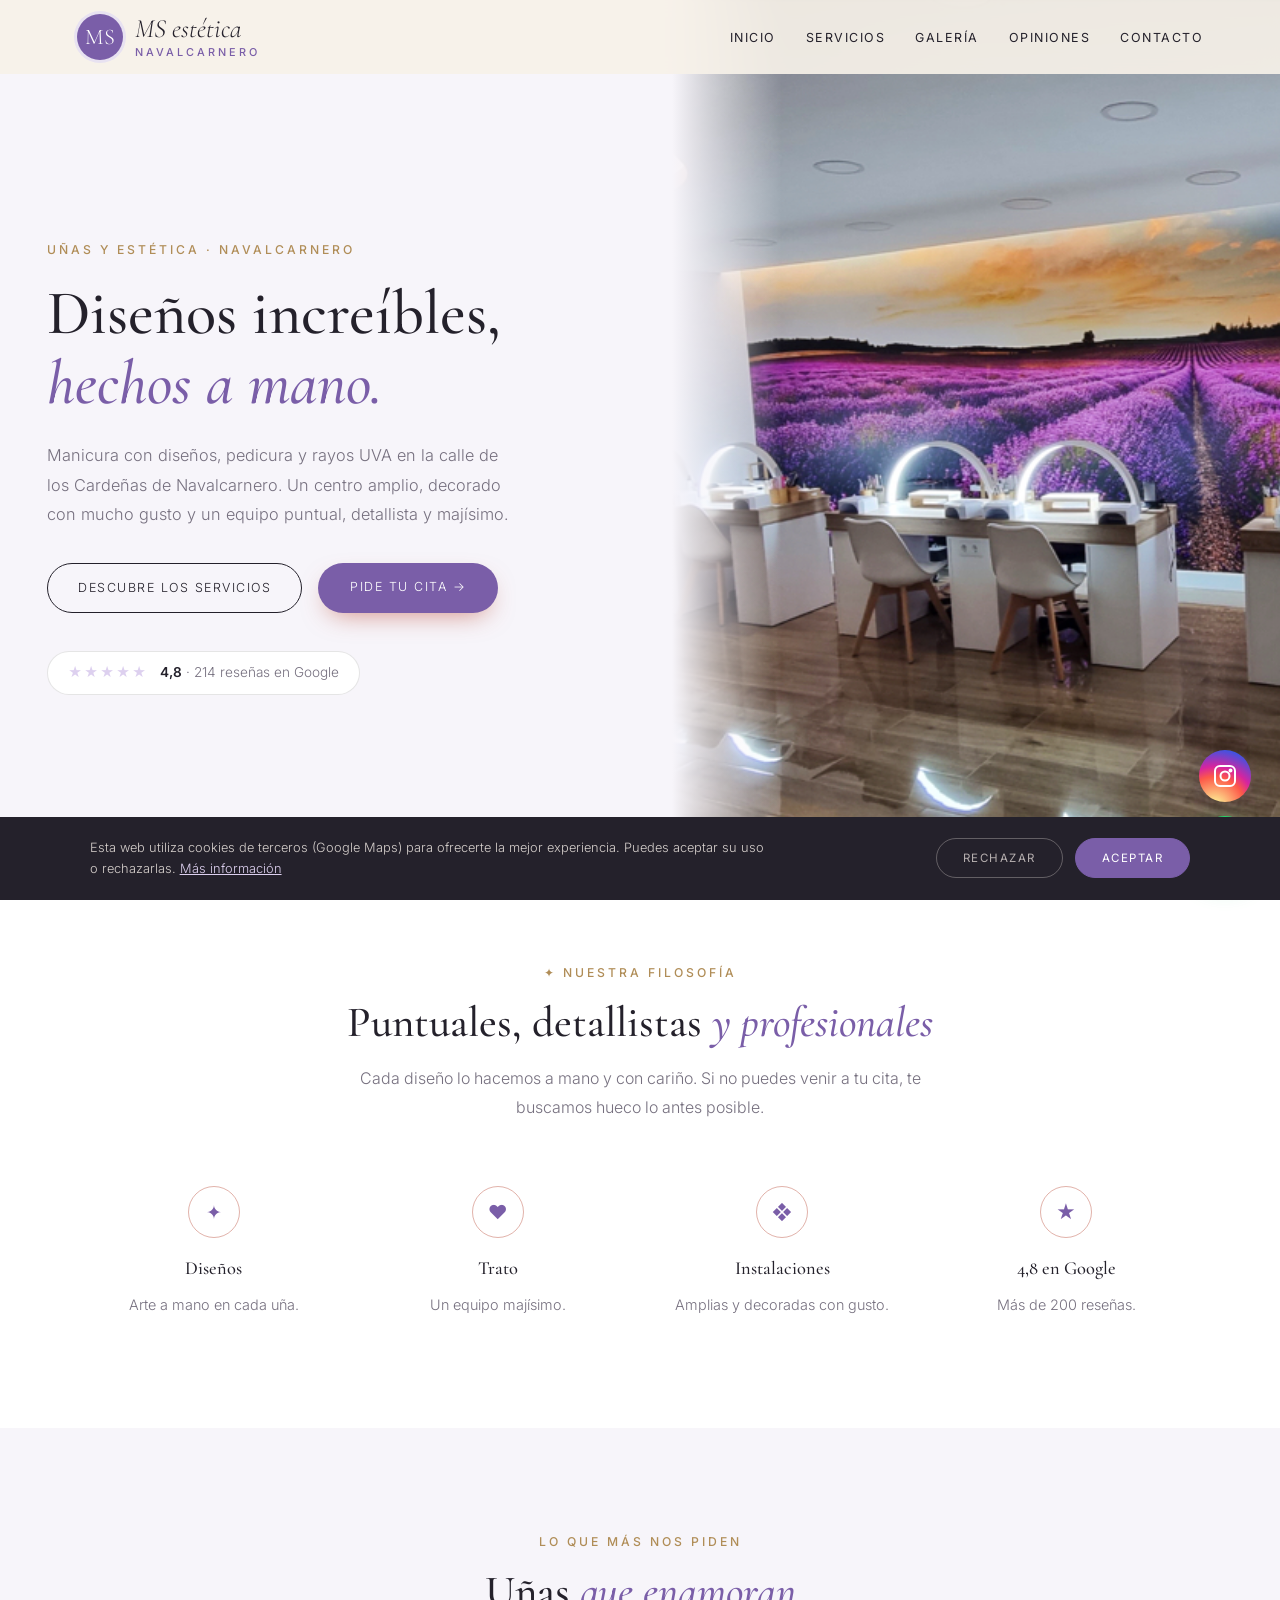
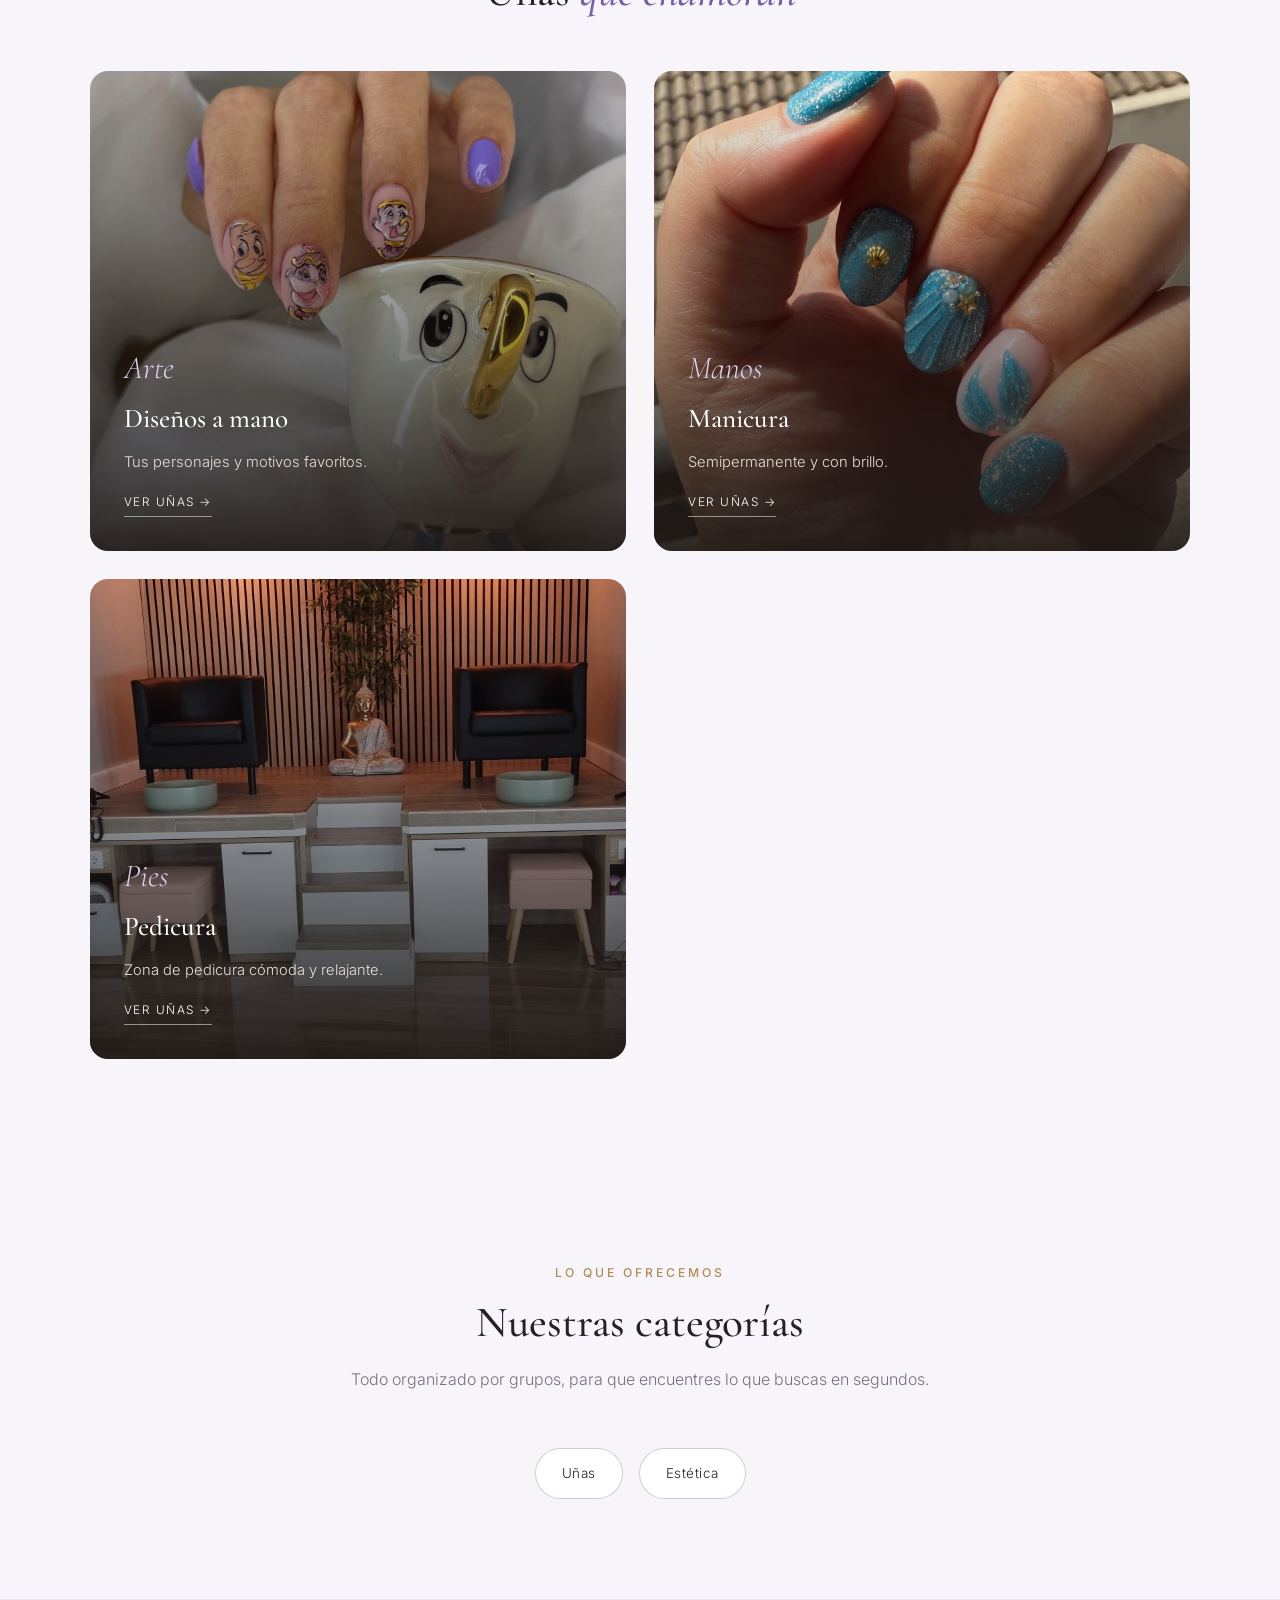
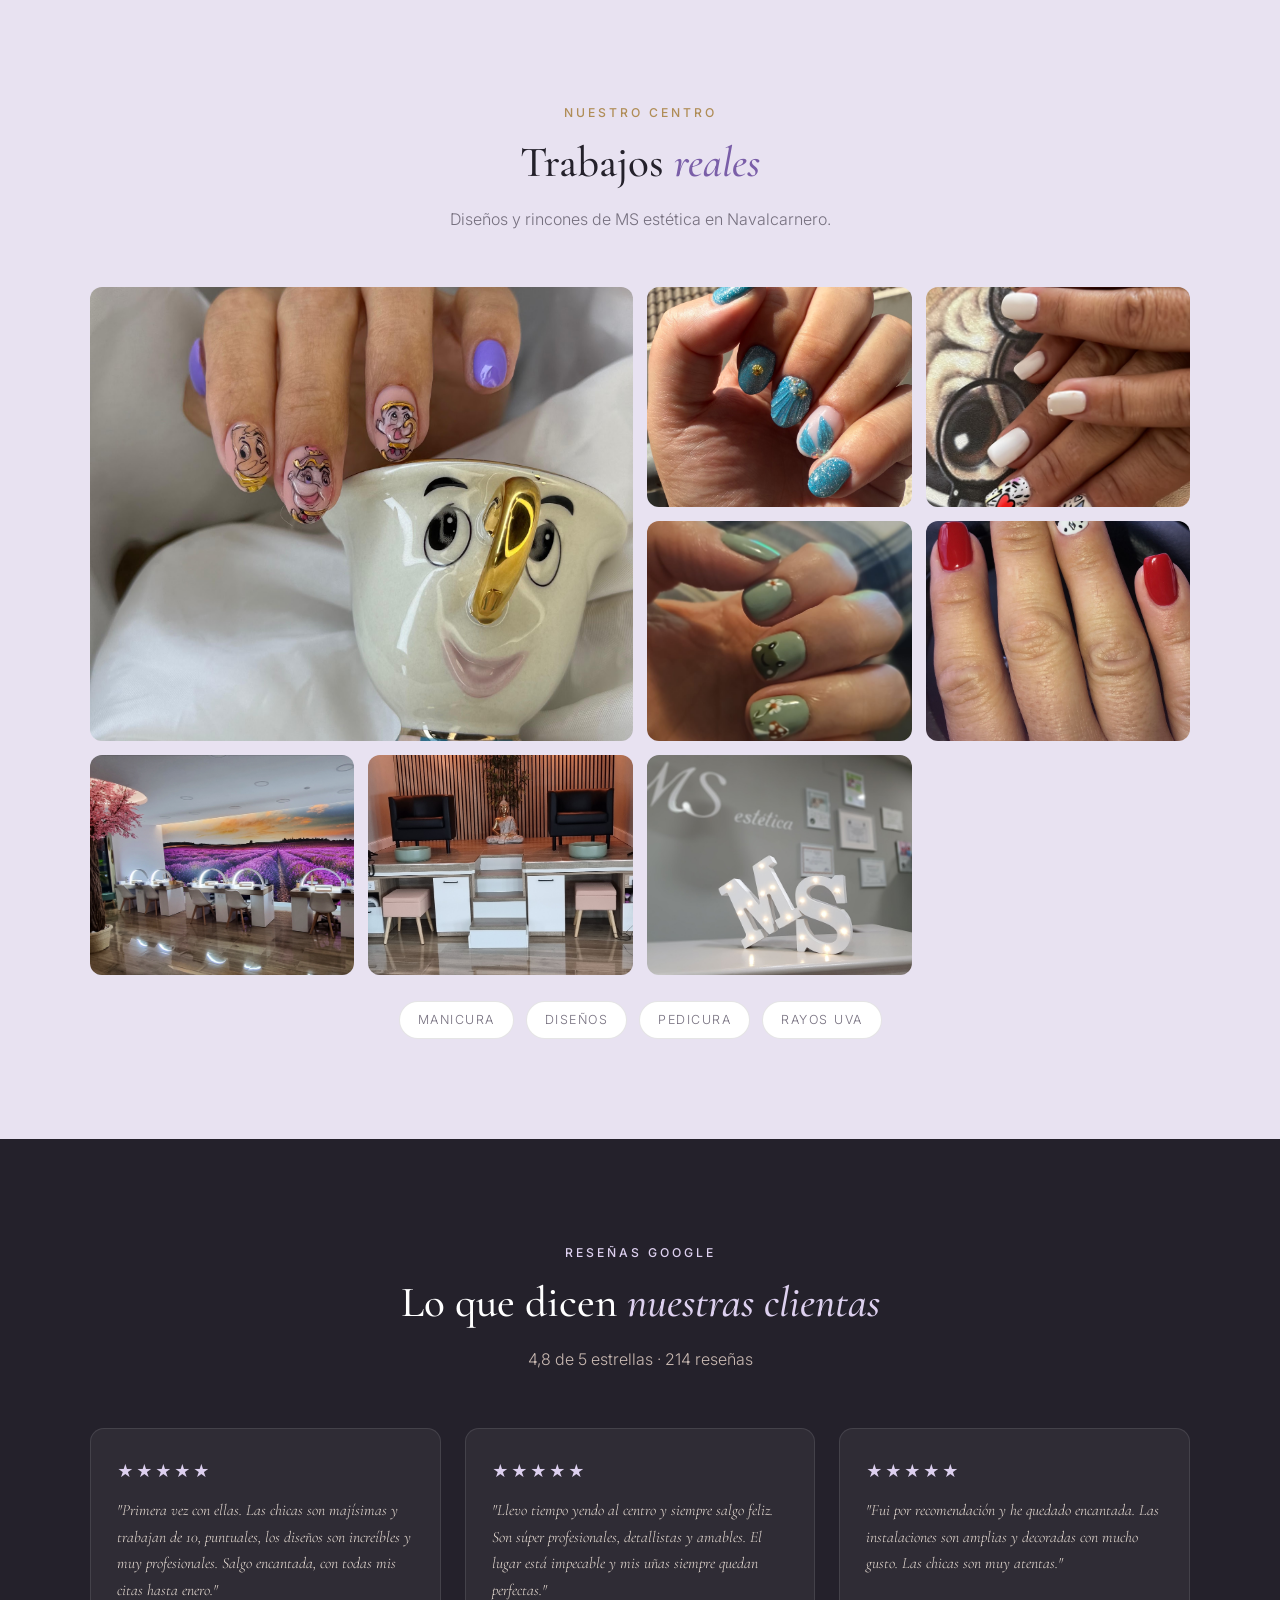
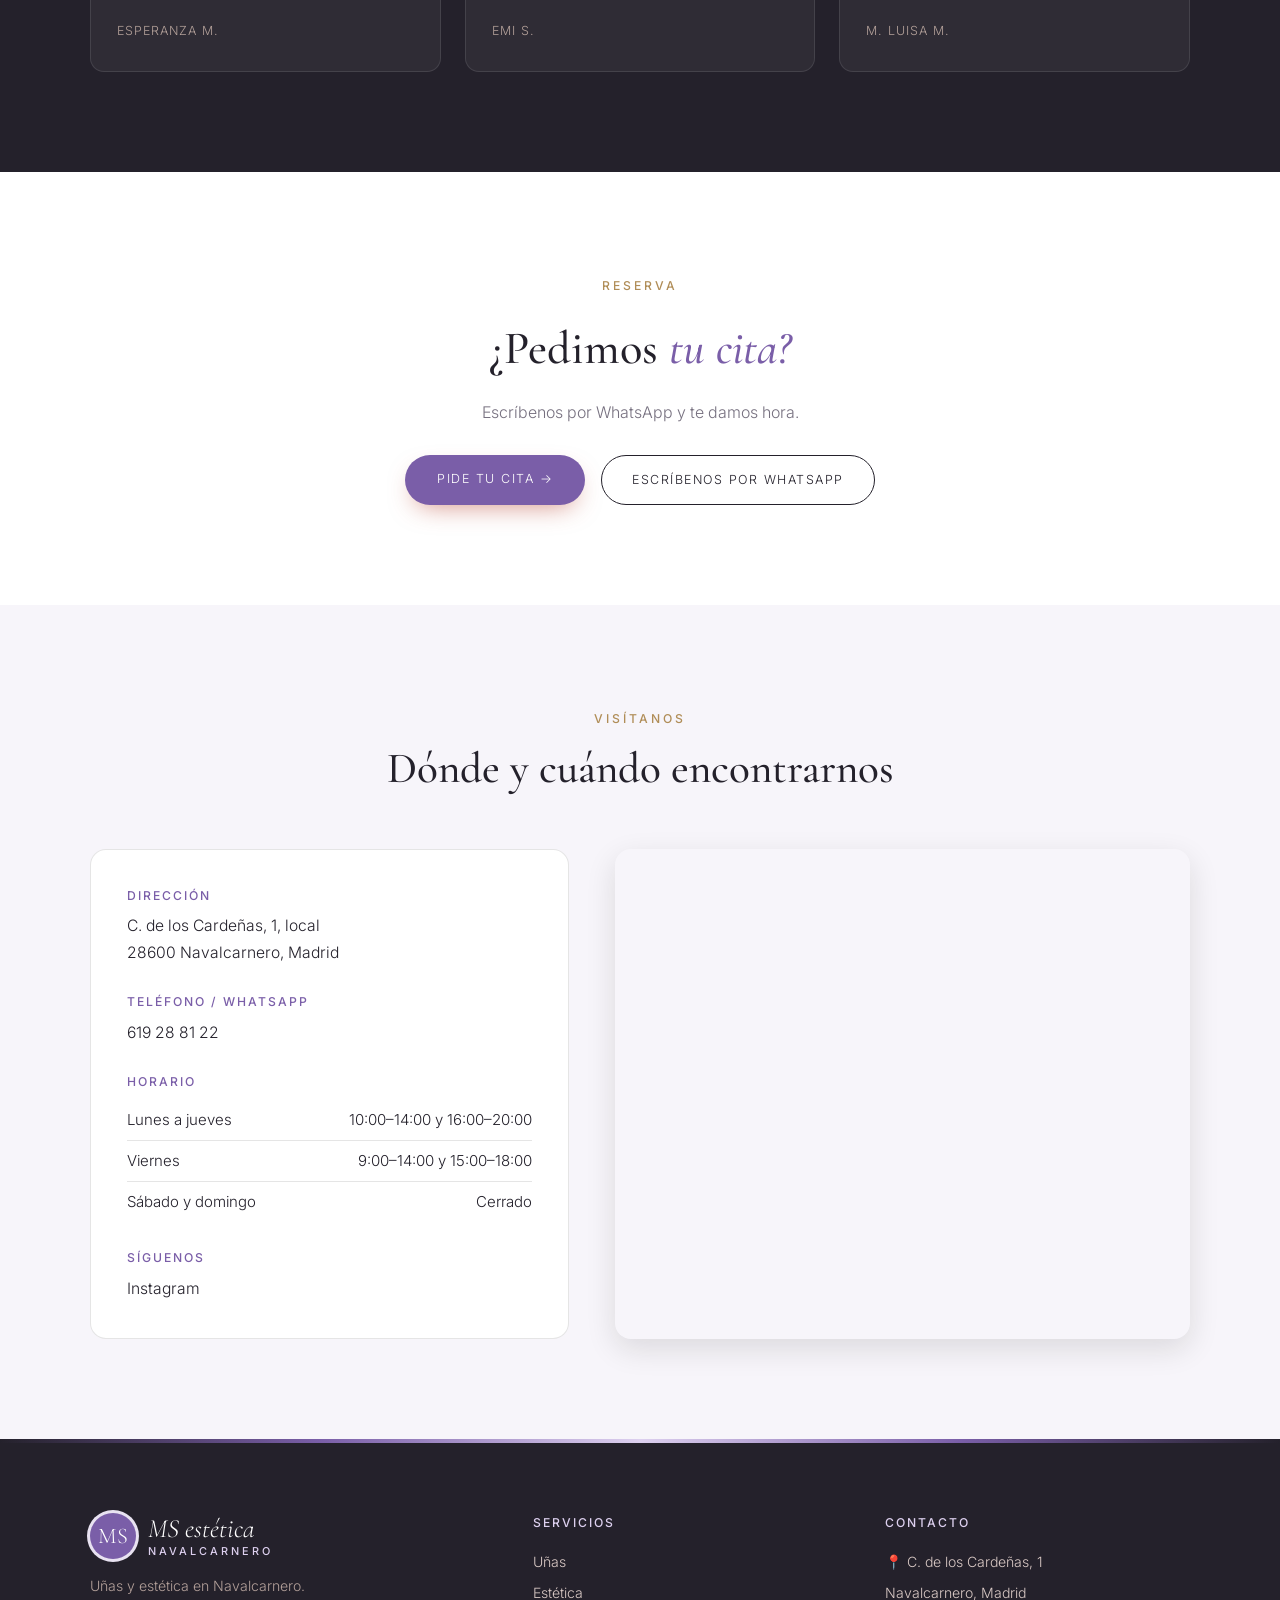
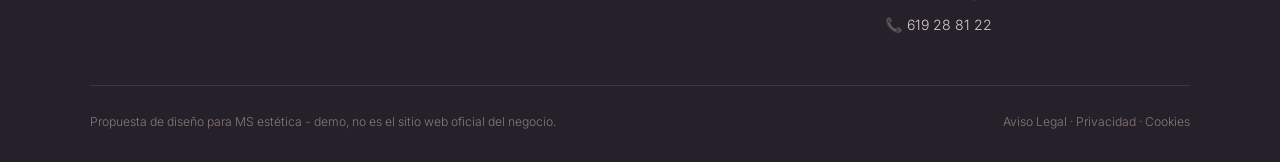
<file: index.html>
<!DOCTYPE html>
<html lang="es">
<head>
<meta charset="UTF-8">
<meta name="viewport" content="width=device-width, initial-scale=1.0">
<title>MS estética — Uñas y estética en Navalcarnero</title>
<meta name="description" content="MS estética, en C. de los Cardeñas 1, Navalcarnero. Manicura con diseños a mano, pedicura y rayos UVA en un centro amplio y precioso. 4,8★ con 214 reseñas en Google.">
<meta name="theme-color" content="#24212b">
<meta property="og:title" content="MS estética · Navalcarnero">
<meta property="og:image" content="maps_01.jpg">

<link rel="preconnect" href="https://fonts.googleapis.com"><link rel="preconnect" href="https://fonts.gstatic.com" crossorigin><link href="https://fonts.googleapis.com/css2?family=Cormorant+Garamond:ital,wght@0,500;0,600;1,500&family=Inter:wght@300;400;500;600&display=swap" rel="stylesheet">
<link rel="stylesheet" href="styles.css">
</head>
<body>

<header id="header">
  <a href="index.html" class="logo" aria-label="MS estética, inicio"><span class="logo-mark">MS</span><span class="logo-text"><span class="script">MS estética</span><small>Navalcarnero</small></span></a>
  <nav id="nav" aria-label="Navegación principal"><ul><li><a href="index.html#inicio">Inicio</a></li><li><a href="servicios.html">Servicios</a></li><li><a href="index.html#galeria">Galería</a></li><li><a href="index.html#opiniones">Opiniones</a></li><li><a href="index.html#contacto">Contacto</a></li></ul></nav><button class="nav-toggle" id="navToggle" aria-label="Abrir menú">☰</button>
</header>

<section class="hero" id="inicio">
  <div class="hero-text">
    <span class="eyebrow">Uñas y estética · Navalcarnero</span>
    <h1>Diseños increíbles, <em>hechos a mano.</em></h1>
    <p>Manicura con diseños, pedicura y rayos UVA en la calle de los Cardeñas de Navalcarnero. Un centro amplio, decorado con mucho gusto y un equipo puntual, detallista y majísimo.</p>
    <div class="hero-ctas">
      <a href="servicios.html" class="btn-outline">Descubre los servicios</a>
      <a href="https://wa.me/34619288122?text=Hola%2C%20he%20visto%20vuestra%20web%20y%20me%20gustar%C3%ADa%20pedir%20cita%20en%20MS%20est%C3%A9tica" class="btn-solid" target="_blank" rel="noopener">Pide tu cita →</a>
    </div>
    <a class="hero-rating" href="https://www.google.com/maps/search/?api=1&query=MS+est%C3%A9tica,+Calle+de+los+Carde%C3%B1as+1,+Navalcarnero" target="_blank" rel="noopener"><span class="stars">★★★★★</span><span><strong>4,8</strong> · 214 reseñas en Google</span></a>
  </div>
  <div class="hero-img"><img src="maps_01.jpg" alt="Mesas de manicura de MS estética en Navalcarnero" style="object-position:center 50%;"></div>
</section>

<section class="trust">
  <div class="section-head">
    <span class="eyebrow">✦ Nuestra filosofía</span>
    <h2>Puntuales, detallistas <em>y profesionales</em></h2>
    <p>Cada diseño lo hacemos a mano y con cariño. Si no puedes venir a tu cita, te buscamos hueco lo antes posible.</p>
  </div>
  <div class="trust-grid">
    <div class="trust-card"><span class="trust-ic">✦</span><h3>Diseños</h3><p>Arte a mano en cada uña.</p></div>
    <div class="trust-card"><span class="trust-ic">♥</span><h3>Trato</h3><p>Un equipo majísimo.</p></div>
    <div class="trust-card"><span class="trust-ic">❖</span><h3>Instalaciones</h3><p>Amplias y decoradas con gusto.</p></div>
    <div class="trust-card"><span class="trust-ic">★</span><h3>4,8 en Google</h3><p>Más de 200 reseñas.</p></div>
  </div>
</section>

<section class="worlds">
  <div class="section-head">
    <span class="eyebrow">Lo que más nos piden</span>
    <h2>Uñas <em>que enamoran</em></h2>
  </div>
  <div class="worlds-grid">
    <a href="servicios.html#unas" class="world-card"><img src="maps_05.jpg" alt="Diseños a mano"><div class="world-text"><span class="script">Arte</span><h3>Diseños a mano</h3><p>Tus personajes y motivos favoritos.</p><span class="world-link">Ver uñas →</span></div></a>
    <a href="servicios.html#unas" class="world-card"><img src="maps_06.jpg" alt="Manicura"><div class="world-text"><span class="script">Manos</span><h3>Manicura</h3><p>Semipermanente y con brillo.</p><span class="world-link">Ver uñas →</span></div></a>
    <a href="servicios.html#unas" class="world-card"><img src="maps_09.jpg" alt="Pedicura"><div class="world-text"><span class="script">Pies</span><h3>Pedicura</h3><p>Zona de pedicura cómoda y relajante.</p><span class="world-link">Ver uñas →</span></div></a>
  </div>
</section>

<section>
  <div class="section-head">
    <span class="eyebrow">Lo que ofrecemos</span>
    <h2>Nuestras categorías</h2>
    <p>Todo organizado por grupos, para que encuentres lo que buscas en segundos.</p>
  </div>
  <div class="cat-pills">
    <a href="servicios.html#unas" class="cat-pill">Uñas</a>
    <a href="servicios.html#estetica" class="cat-pill">Estética</a>
  </div>
</section>

<section class="gallery-wrap" id="galeria">
  <div class="section-head">
    <span class="eyebrow">Nuestro centro</span>
    <h2>Trabajos <em>reales</em></h2>
    <p>Diseños y rincones de MS estética en Navalcarnero.</p>
  </div>
  <div class="gallery">
    <figure class="big"><img src="maps_05.jpg" alt="Diseño de La Bella y la Bestia" loading="lazy"></figure>
    <figure><img src="maps_06.jpg" alt="Manicura azul con conchas" loading="lazy"></figure>
    <figure><img src="maps_07.jpg" alt="Diseño con corazones y estrellas" loading="lazy"></figure>
    <figure><img src="maps_04.jpg" alt="Manicura verde con flores" loading="lazy"></figure>
    <figure><img src="maps_03.jpg" alt="Rojo con diseño de vaca" loading="lazy"></figure>
    <figure><img src="maps_01.jpg" alt="Mesas de manicura" loading="lazy"></figure>
    <figure><img src="maps_09.jpg" alt="Zona de pedicura" loading="lazy"></figure>
    <figure><img src="maps_08.jpg" alt="Nuestro centro" loading="lazy"></figure>
  </div>
  <div class="brands"><span>Manicura</span><span>Diseños</span><span>Pedicura</span><span>Rayos UVA</span></div>
</section>

<section class="reviews-wrap" id="opiniones">
  <div class="section-head">
    <span class="eyebrow">Reseñas Google</span>
    <h2>Lo que dicen <em>nuestras clientas</em></h2>
    <p>4,8 de 5 estrellas · 214 reseñas</p>
  </div>
  <div class="review-grid">
    <div class="review-card"><div class="stars">★★★★★</div><p>"Primera vez con ellas. Las chicas son majísimas y trabajan de 10, puntuales, los diseños son increíbles y muy profesionales. Salgo encantada, con todas mis citas hasta enero."</p><cite>Esperanza M.</cite></div>
    <div class="review-card"><div class="stars">★★★★★</div><p>"Llevo tiempo yendo al centro y siempre salgo feliz. Son súper profesionales, detallistas y amables. El lugar está impecable y mis uñas siempre quedan perfectas."</p><cite>Emi S.</cite></div>
    <div class="review-card"><div class="stars">★★★★★</div><p>"Fui por recomendación y he quedado encantada. Las instalaciones son amplias y decoradas con mucho gusto. Las chicas son muy atentas."</p><cite>M. Luisa M.</cite></div>
  </div>
</section>

<section class="cta-section">
  <span class="eyebrow">Reserva</span>
  <h2>¿Pedimos <em>tu cita?</em></h2>
  <p>Escríbenos por WhatsApp y te damos hora.</p>
  <div class="cta-row">
    <a href="https://wa.me/34619288122?text=Hola%2C%20he%20visto%20vuestra%20web%20y%20me%20gustar%C3%ADa%20pedir%20cita%20en%20MS%20est%C3%A9tica" class="btn-solid" target="_blank" rel="noopener">Pide tu cita →</a>
    <a href="https://wa.me/34619288122?text=Hola%2C%20he%20visto%20vuestra%20web%20y%20me%20gustar%C3%ADa%20pedir%20cita%20en%20MS%20est%C3%A9tica" class="btn-outline" target="_blank" rel="noopener">Escríbenos por WhatsApp</a>
  </div>
</section>

<section class="contact-section" id="contacto">
  <div class="section-head">
    <span class="eyebrow">Visítanos</span>
    <h2>Dónde y cuándo encontrarnos</h2>
  </div>
  <div class="contact-grid">
    <div class="contact-info">
      <div class="contact-block"><h3>Dirección</h3><p>C. de los Cardeñas, 1, local<br>28600 Navalcarnero, Madrid</p></div>
      <div class="contact-block"><h3>Teléfono / WhatsApp</h3><p><a href="tel:+34619288122">619 28 81 22</a></p></div>
      <div class="contact-block"><h3>Horario</h3><ul class="hours-list"><li><span>Lunes a jueves</span><span>10:00–14:00 y 16:00–20:00</span></li><li><span>Viernes</span><span>9:00–14:00 y 15:00–18:00</span></li><li><span>Sábado y domingo</span><span>Cerrado</span></li></ul></div>
      <div class="contact-block"><h3>Síguenos</h3><p><a href="https://www.instagram.com/msestetica_navalcarnero/" target="_blank" rel="noopener">Instagram</a></p></div>
    </div>
    <div class="contact-map">
      <iframe title="Mapa de MS estética" src="https://www.google.com/maps?q=MS+est%C3%A9tica,+Calle+de+los+Carde%C3%B1as+1,+Navalcarnero&output=embed" width="100%" height="100%" style="border:0;" allowfullscreen="" loading="lazy" referrerpolicy="no-referrer-when-downgrade"></iframe>
    </div>
  </div>
</section>

<footer>
  <div class="footer-grid">
    <div class="footer-brand">
      <a href="index.html" class="logo light"><span class="logo-mark">MS</span><span class="logo-text"><span class="script">MS estética</span><small>Navalcarnero</small></span></a>
      <p>Uñas y estética en Navalcarnero.</p>
    </div>
    <div><h4>Servicios</h4><ul><li><a href="servicios.html#unas">Uñas</a></li><li><a href="servicios.html#estetica">Estética</a></li></ul></div>
    <div><h4>Contacto</h4><ul><li>📍 C. de los Cardeñas, 1</li><li>Navalcarnero, Madrid</li><li>📞 <a href="tel:+34619288122">619 28 81 22</a></li></ul></div>
  </div>
  <div class="footer-bottom">
    <span>Propuesta de diseño para MS estética - demo, no es el sitio web oficial del negocio.</span>
    <span><a href="aviso-legal.html">Aviso Legal</a> &middot; <a href="politica-privacidad.html">Privacidad</a> &middot; <a href="politica-cookies.html">Cookies</a></span>
  </div>
</footer>

<div id="cookie-banner" class="cookie-banner"><p>Esta web utiliza cookies de terceros (Google Maps) para ofrecerte la mejor experiencia. Puedes aceptar su uso o rechazarlas. <a href="politica-cookies.html">Más información</a></p><div class="cookie-actions"><button onclick="setCookieChoice('rejected')" class="ck-reject">Rechazar</button><button onclick="setCookieChoice('accepted')" class="ck-accept">Aceptar</button></div></div>
<div class="social-fabs"><a class="ig-fab" href="https://www.instagram.com/msestetica_navalcarnero/" target="_blank" rel="noopener" aria-label="Visitar Instagram"><svg width="24" height="24" viewBox="0 0 24 24" fill="none" stroke="white" stroke-width="2"><rect x="2" y="2" width="20" height="20" rx="5"/><circle cx="12" cy="12" r="4.5"/><circle cx="17.5" cy="6.5" r="1" fill="white"/></svg></a><a class="wa-fab" href="https://wa.me/34619288122?text=Hola%2C%20he%20visto%20vuestra%20web%20y%20me%20gustar%C3%ADa%20pedir%20cita%20en%20MS%20est%C3%A9tica" target="_blank" rel="noopener" aria-label="Escribir por WhatsApp"><svg width="28" height="28" viewBox="0 0 24 24" fill="white"><path d="M17.5 14.4c-.3-.1-1.8-.9-2-1s-.5-.1-.7.1-.8 1-.9 1.2-.3.2-.6.1a8.2 8.2 0 0 1-2.4-1.5 9 9 0 0 1-1.7-2.1c-.2-.3 0-.5.1-.6l.4-.5.3-.5v-.5l-.9-2.2c-.2-.6-.5-.5-.7-.5h-.6a1.1 1.1 0 0 0-.8.4 3.4 3.4 0 0 0-1 2.5 5.9 5.9 0 0 0 1.2 3.1 13.5 13.5 0 0 0 5.2 4.6c2.6 1 2.6.7 3.1.6a2.6 2.6 0 0 0 1.7-1.2 2.1 2.1 0 0 0 .2-1.2c-.1-.1-.3-.2-.6-.3ZM12 21.8a9.8 9.8 0 0 1-5-1.4l-.4-.2-3.7 1 1-3.6-.2-.4A9.8 9.8 0 1 1 12 21.8Zm8.4-18.3A11.8 11.8 0 0 0 1.8 17.7L.2 23.8l6.3-1.6a11.8 11.8 0 0 0 5.6 1.4A11.8 11.8 0 0 0 20.4 3.5Z"/></svg></a></div>
<script src="main.js"></script>
</body>
</html>
</file>
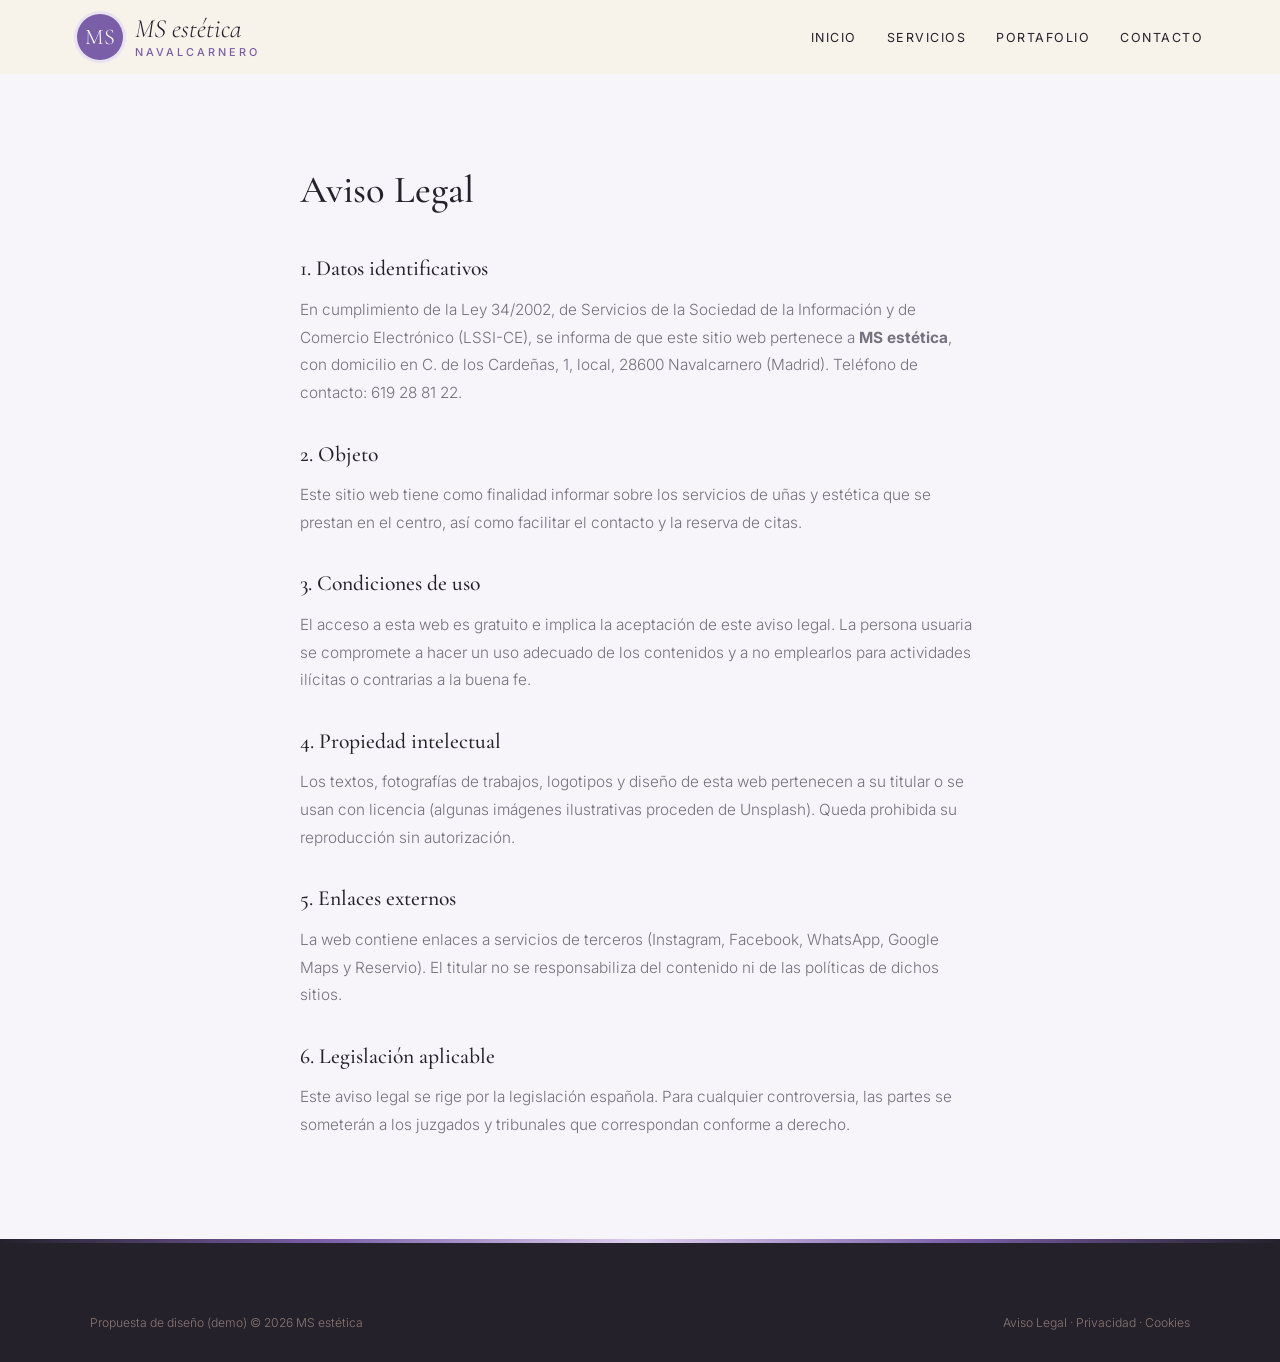
<file: aviso-legal.html>
<!DOCTYPE html>
<html lang="es">
<head>
<meta charset="UTF-8">
<meta name="viewport" content="width=device-width, initial-scale=1.0">
<title>Aviso Legal — MS estética</title>
<meta name="robots" content="noindex">

<link rel="preconnect" href="https://fonts.googleapis.com">
<link href="https://fonts.googleapis.com/css2?family=Cormorant+Garamond:ital,wght@0,500;0,600;1,500&family=Inter:wght@300;400;500;600&display=swap" rel="stylesheet">
<link rel="stylesheet" href="styles.css">
</head>
<body>
<header id="header" class="scrolled">
  <a href="index.html" class="logo" aria-label="MS estética, inicio">
    <span class="logo-mark">MS</span>
    <span class="logo-text"><span class="script">MS estética</span><small>Navalcarnero</small></span>
  </a>
  <nav id="nav" aria-label="Navegación principal">
    <ul>
      <li><a href="index.html#inicio">Inicio</a></li>
      <li><a href="servicios.html">Servicios</a></li>
      <li><a href="portafolio.html">Portafolio</a></li>
      <li><a href="index.html#contacto">Contacto</a></li>
    </ul>
  </nav>
  <button class="nav-toggle" id="navToggle" aria-label="Abrir menú">☰</button>
</header>
<main class="legal"><h1>Aviso Legal</h1>
<h2>1. Datos identificativos</h2>
<p>En cumplimiento de la Ley 34/2002, de Servicios de la Sociedad de la Información y de Comercio Electrónico (LSSI-CE), se informa de que este sitio web pertenece a <strong>MS estética</strong>, con domicilio en C. de los Cardeñas, 1, local, 28600 Navalcarnero (Madrid). Teléfono de contacto: 619 28 81 22.</p>
<h2>2. Objeto</h2>
<p>Este sitio web tiene como finalidad informar sobre los servicios de uñas y estética que se prestan en el centro, así como facilitar el contacto y la reserva de citas.</p>
<h2>3. Condiciones de uso</h2>
<p>El acceso a esta web es gratuito e implica la aceptación de este aviso legal. La persona usuaria se compromete a hacer un uso adecuado de los contenidos y a no emplearlos para actividades ilícitas o contrarias a la buena fe.</p>
<h2>4. Propiedad intelectual</h2>
<p>Los textos, fotografías de trabajos, logotipos y diseño de esta web pertenecen a su titular o se usan con licencia (algunas imágenes ilustrativas proceden de Unsplash). Queda prohibida su reproducción sin autorización.</p>
<h2>5. Enlaces externos</h2>
<p>La web contiene enlaces a servicios de terceros (Instagram, Facebook, WhatsApp, Google Maps y Reservio). El titular no se responsabiliza del contenido ni de las políticas de dichos sitios.</p>
<h2>6. Legislación aplicable</h2>
<p>Este aviso legal se rige por la legislación española. Para cualquier controversia, las partes se someterán a los juzgados y tribunales que correspondan conforme a derecho.</p></main>
<footer>
  <div class="footer-bottom" style="margin-top:0">
    <span>Propuesta de diseño (demo) © 2026 MS estética</span>
    <span><a href="aviso-legal.html">Aviso Legal</a> &middot; <a href="politica-privacidad.html">Privacidad</a> &middot; <a href="politica-cookies.html">Cookies</a></span>
  </div>
</footer>
<script src="main.js"></script>
</body>
</html>
</file>
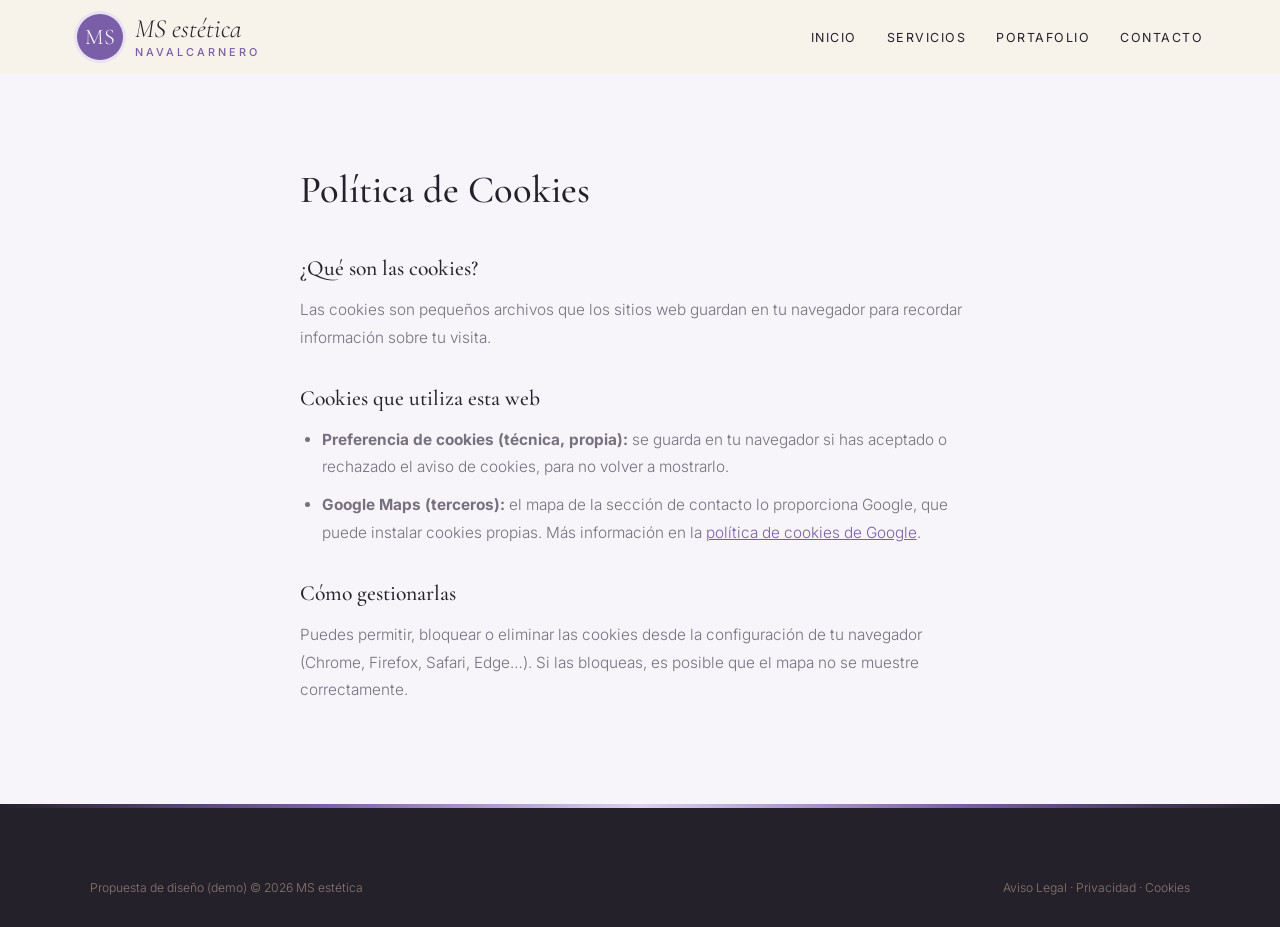
<file: politica-cookies.html>
<!DOCTYPE html>
<html lang="es">
<head>
<meta charset="UTF-8">
<meta name="viewport" content="width=device-width, initial-scale=1.0">
<title>Política de Cookies — MS estética</title>
<meta name="robots" content="noindex">

<link rel="preconnect" href="https://fonts.googleapis.com">
<link href="https://fonts.googleapis.com/css2?family=Cormorant+Garamond:ital,wght@0,500;0,600;1,500&family=Inter:wght@300;400;500;600&display=swap" rel="stylesheet">
<link rel="stylesheet" href="styles.css">
</head>
<body>
<header id="header" class="scrolled">
  <a href="index.html" class="logo" aria-label="MS estética, inicio">
    <span class="logo-mark">MS</span>
    <span class="logo-text"><span class="script">MS estética</span><small>Navalcarnero</small></span>
  </a>
  <nav id="nav" aria-label="Navegación principal">
    <ul>
      <li><a href="index.html#inicio">Inicio</a></li>
      <li><a href="servicios.html">Servicios</a></li>
      <li><a href="portafolio.html">Portafolio</a></li>
      <li><a href="index.html#contacto">Contacto</a></li>
    </ul>
  </nav>
  <button class="nav-toggle" id="navToggle" aria-label="Abrir menú">☰</button>
</header>
<main class="legal"><h1>Política de Cookies</h1>
<h2>¿Qué son las cookies?</h2>
<p>Las cookies son pequeños archivos que los sitios web guardan en tu navegador para recordar información sobre tu visita.</p>
<h2>Cookies que utiliza esta web</h2>
<ul>
<li><strong>Preferencia de cookies (técnica, propia):</strong> se guarda en tu navegador si has aceptado o rechazado el aviso de cookies, para no volver a mostrarlo.</li>
<li><strong>Google Maps (terceros):</strong> el mapa de la sección de contacto lo proporciona Google, que puede instalar cookies propias. Más información en la <a href="https://policies.google.com/technologies/cookies" target="_blank" rel="noopener">política de cookies de Google</a>.</li>
</ul>
<h2>Cómo gestionarlas</h2>
<p>Puedes permitir, bloquear o eliminar las cookies desde la configuración de tu navegador (Chrome, Firefox, Safari, Edge…). Si las bloqueas, es posible que el mapa no se muestre correctamente.</p></main>
<footer>
  <div class="footer-bottom" style="margin-top:0">
    <span>Propuesta de diseño (demo) © 2026 MS estética</span>
    <span><a href="aviso-legal.html">Aviso Legal</a> &middot; <a href="politica-privacidad.html">Privacidad</a> &middot; <a href="politica-cookies.html">Cookies</a></span>
  </div>
</footer>
<script src="main.js"></script>
</body>
</html>
</file>
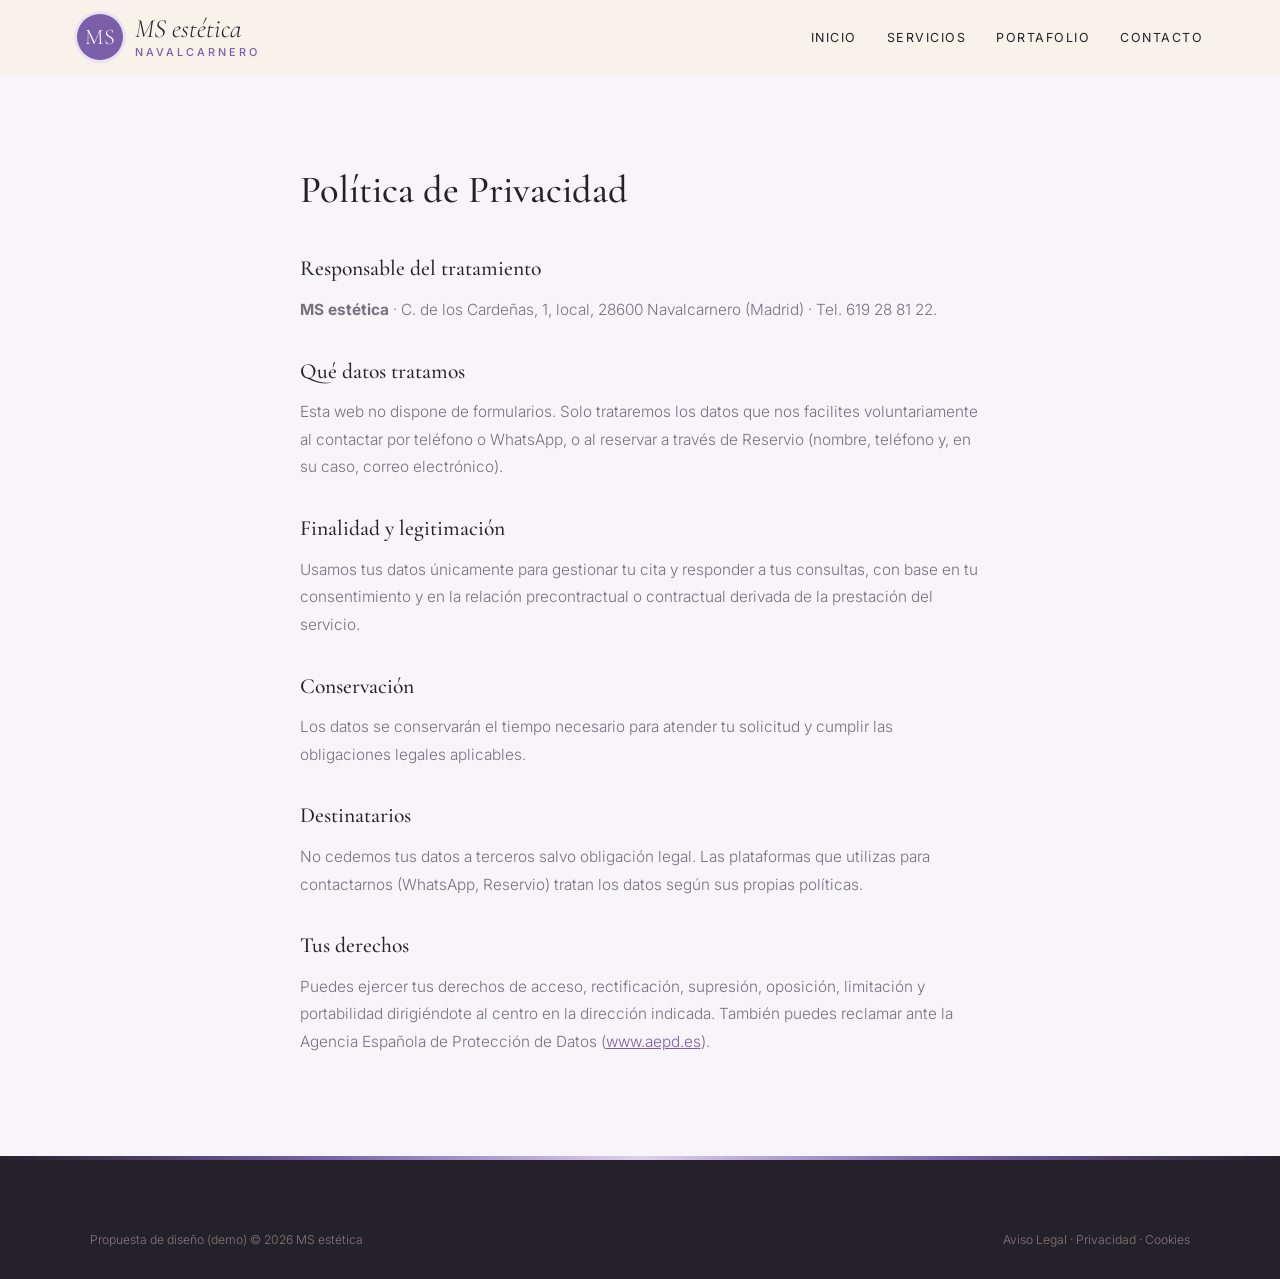
<file: politica-privacidad.html>
<!DOCTYPE html>
<html lang="es">
<head>
<meta charset="UTF-8">
<meta name="viewport" content="width=device-width, initial-scale=1.0">
<title>Política de Privacidad — MS estética</title>
<meta name="robots" content="noindex">

<link rel="preconnect" href="https://fonts.googleapis.com">
<link href="https://fonts.googleapis.com/css2?family=Cormorant+Garamond:ital,wght@0,500;0,600;1,500&family=Inter:wght@300;400;500;600&display=swap" rel="stylesheet">
<link rel="stylesheet" href="styles.css">
</head>
<body>
<header id="header" class="scrolled">
  <a href="index.html" class="logo" aria-label="MS estética, inicio">
    <span class="logo-mark">MS</span>
    <span class="logo-text"><span class="script">MS estética</span><small>Navalcarnero</small></span>
  </a>
  <nav id="nav" aria-label="Navegación principal">
    <ul>
      <li><a href="index.html#inicio">Inicio</a></li>
      <li><a href="servicios.html">Servicios</a></li>
      <li><a href="portafolio.html">Portafolio</a></li>
      <li><a href="index.html#contacto">Contacto</a></li>
    </ul>
  </nav>
  <button class="nav-toggle" id="navToggle" aria-label="Abrir menú">☰</button>
</header>
<main class="legal"><h1>Política de Privacidad</h1>
<h2>Responsable del tratamiento</h2>
<p><strong>MS estética</strong> · C. de los Cardeñas, 1, local, 28600 Navalcarnero (Madrid) · Tel. 619 28 81 22.</p>
<h2>Qué datos tratamos</h2>
<p>Esta web no dispone de formularios. Solo trataremos los datos que nos facilites voluntariamente al contactar por teléfono o WhatsApp, o al reservar a través de Reservio (nombre, teléfono y, en su caso, correo electrónico).</p>
<h2>Finalidad y legitimación</h2>
<p>Usamos tus datos únicamente para gestionar tu cita y responder a tus consultas, con base en tu consentimiento y en la relación precontractual o contractual derivada de la prestación del servicio.</p>
<h2>Conservación</h2>
<p>Los datos se conservarán el tiempo necesario para atender tu solicitud y cumplir las obligaciones legales aplicables.</p>
<h2>Destinatarios</h2>
<p>No cedemos tus datos a terceros salvo obligación legal. Las plataformas que utilizas para contactarnos (WhatsApp, Reservio) tratan los datos según sus propias políticas.</p>
<h2>Tus derechos</h2>
<p>Puedes ejercer tus derechos de acceso, rectificación, supresión, oposición, limitación y portabilidad dirigiéndote al centro en la dirección indicada. También puedes reclamar ante la Agencia Española de Protección de Datos (<a href="https://www.aepd.es" target="_blank" rel="noopener">www.aepd.es</a>).</p></main>
<footer>
  <div class="footer-bottom" style="margin-top:0">
    <span>Propuesta de diseño (demo) © 2026 MS estética</span>
    <span><a href="aviso-legal.html">Aviso Legal</a> &middot; <a href="politica-privacidad.html">Privacidad</a> &middot; <a href="politica-cookies.html">Cookies</a></span>
  </div>
</footer>
<script src="main.js"></script>
</body>
</html>
</file>
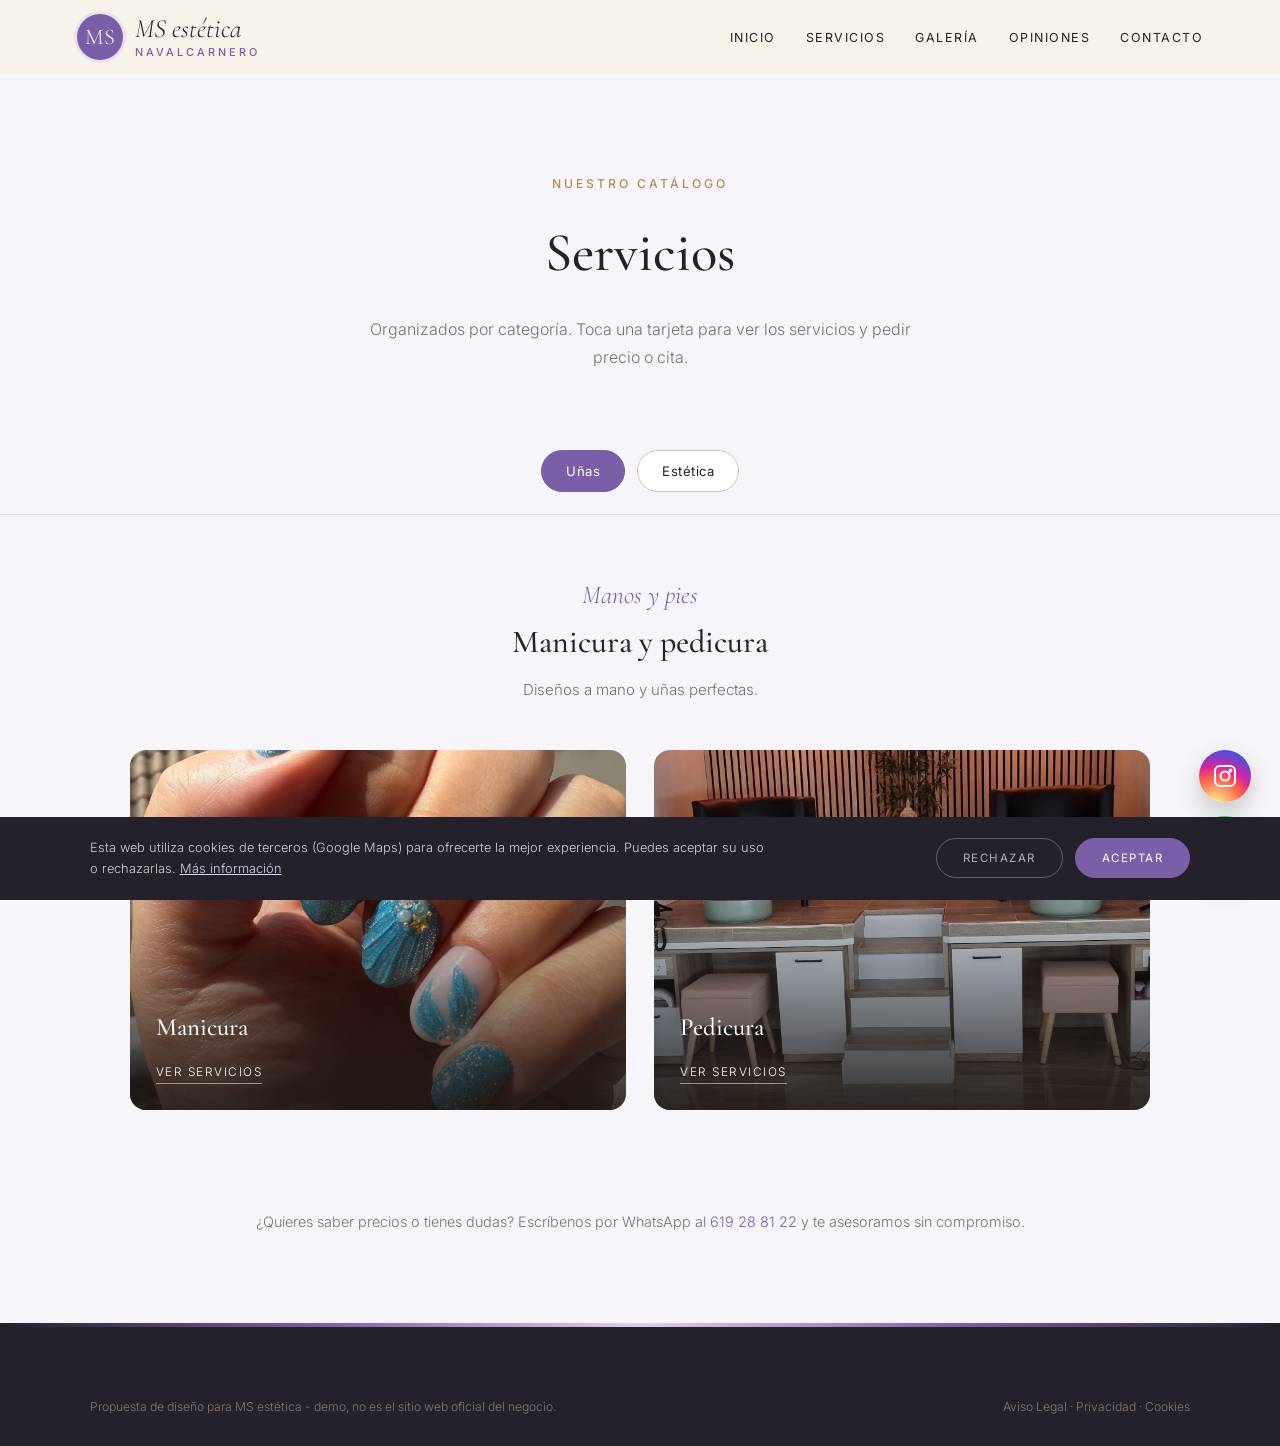
<file: servicios.html>
<!DOCTYPE html>
<html lang="es">
<head>
<meta charset="UTF-8">
<meta name="viewport" content="width=device-width, initial-scale=1.0">
<title>Servicios — MS estética · Navalcarnero</title>
<meta name="description" content="Servicios de MS estética en Navalcarnero.">

<link rel="preconnect" href="https://fonts.googleapis.com"><link rel="preconnect" href="https://fonts.gstatic.com" crossorigin><link href="https://fonts.googleapis.com/css2?family=Cormorant+Garamond:ital,wght@0,500;0,600;1,500&family=Inter:wght@300;400;500;600&display=swap" rel="stylesheet">
<link rel="stylesheet" href="styles.css">
</head>
<body>

<header id="header" class="scrolled">
  <a href="index.html" class="logo" aria-label="MS estética, inicio"><span class="logo-mark">MS</span><span class="logo-text"><span class="script">MS estética</span><small>Navalcarnero</small></span></a>
  <nav id="nav" aria-label="Navegación principal"><ul><li><a href="index.html#inicio">Inicio</a></li><li><a href="servicios.html">Servicios</a></li><li><a href="index.html#galeria">Galería</a></li><li><a href="index.html#opiniones">Opiniones</a></li><li><a href="index.html#contacto">Contacto</a></li></ul></nav><button class="nav-toggle" id="navToggle" aria-label="Abrir menú">☰</button>
</header>

<div class="page-hero">
  <span class="eyebrow">Nuestro catálogo</span>
  <h1>Servicios</h1>
  <p>Organizados por categoría. Toca una tarjeta para ver los servicios y pedir precio o cita.</p>
</div>

<div class="tabs">
  <button class="tab-btn active" data-tab="unas">Uñas</button>
  <button class="tab-btn" data-tab="estetica">Estética</button>
  
</div>

<div class="tab-panel active" id="unas">
  <div class="tab-intro"><span class="script">Manos y pies</span><h2>Manicura y pedicura</h2><p>Diseños a mano y uñas perfectas.</p></div>
  <div class="cat-grid">
    <div class="cat-card" onclick="openModal('manicura')"><img src="maps_06.jpg" alt="Manicura" loading="lazy"><div class="cat-card-text"><h3>Manicura</h3><span>Ver servicios</span></div></div>
    <div class="cat-card" onclick="openModal('pedicura')"><img src="maps_09.jpg" alt="Pedicura" loading="lazy"><div class="cat-card-text"><h3>Pedicura</h3><span>Ver servicios</span></div></div>
  </div>
</div>

<div class="tab-panel" id="estetica">
  <div class="tab-intro"><span class="script">Piel</span><h2>Estética</h2><p>Para lucir buen tono todo el año.</p></div>
  <div class="cat-grid single">
    <div class="cat-card" onclick="openModal('rayos')"><img src="maps_08.jpg" alt="Rayos UVA" loading="lazy"><div class="cat-card-text"><h3>Rayos UVA</h3><span>Ver servicios</span></div></div>
  </div>
</div>


<p class="services-note">¿Quieres saber precios o tienes dudas? Escríbenos por WhatsApp al <a href="https://wa.me/34619288122" target="_blank" rel="noopener" style="color:var(--red)">619 28 81 22</a> y te asesoramos sin compromiso.</p>

<div class="modal-overlay" id="modal-manicura"><div class="modal">
  <button class="modal-close" onclick="closeModal('manicura')" aria-label="Cerrar">×</button>
  <h3>Manicura</h3><p class="modal-sub">Semipermanente</p>
  <div class="svc-row"><div><div class="svc-name">Manicura</div><span class="svc-desc"></span></div><div class="svc-price">Consultar</div></div>
  <div class="svc-row"><div><div class="svc-name">Diseños a mano</div><span class="svc-desc"></span></div><div class="svc-price">Consultar</div></div>
  <a class="modal-cta alt" href="https://wa.me/34619288122?text=Hola%2C%20quiero%20informaci%C3%B3n%20sobre%20manicura" target="_blank" rel="noopener">Pedir cita por WhatsApp</a>
</div></div>

<div class="modal-overlay" id="modal-pedicura"><div class="modal">
  <button class="modal-close" onclick="closeModal('pedicura')" aria-label="Cerrar">×</button>
  <h3>Pedicura</h3><p class="modal-sub">Pies</p>
  <div class="svc-row"><div><div class="svc-name">Pedicura</div><span class="svc-desc"></span></div><div class="svc-price">Consultar</div></div>
  <a class="modal-cta alt" href="https://wa.me/34619288122?text=Hola%2C%20quiero%20informaci%C3%B3n%20sobre%20pedicura" target="_blank" rel="noopener">Pedir cita por WhatsApp</a>
</div></div>

<div class="modal-overlay" id="modal-rayos"><div class="modal">
  <button class="modal-close" onclick="closeModal('rayos')" aria-label="Cerrar">×</button>
  <h3>Rayos UVA</h3><p class="modal-sub">Bronceado</p>
  <div class="svc-row"><div><div class="svc-name">Sesiones de rayos UVA</div><span class="svc-desc"></span></div><div class="svc-price">Consultar</div></div>
  <a class="modal-cta alt" href="https://wa.me/34619288122?text=Hola%2C%20quiero%20informaci%C3%B3n%20sobre%20rayos%20uva" target="_blank" rel="noopener">Pedir cita por WhatsApp</a>
</div></div>


<footer>
  <div class="footer-bottom" style="margin-top:0">
    <span>Propuesta de diseño para MS estética - demo, no es el sitio web oficial del negocio.</span>
    <span><a href="aviso-legal.html">Aviso Legal</a> &middot; <a href="politica-privacidad.html">Privacidad</a> &middot; <a href="politica-cookies.html">Cookies</a></span>
  </div>
</footer>

<div id="cookie-banner" class="cookie-banner"><p>Esta web utiliza cookies de terceros (Google Maps) para ofrecerte la mejor experiencia. Puedes aceptar su uso o rechazarlas. <a href="politica-cookies.html">Más información</a></p><div class="cookie-actions"><button onclick="setCookieChoice('rejected')" class="ck-reject">Rechazar</button><button onclick="setCookieChoice('accepted')" class="ck-accept">Aceptar</button></div></div>
<div class="social-fabs"><a class="ig-fab" href="https://www.instagram.com/msestetica_navalcarnero/" target="_blank" rel="noopener" aria-label="Visitar Instagram"><svg width="24" height="24" viewBox="0 0 24 24" fill="none" stroke="white" stroke-width="2"><rect x="2" y="2" width="20" height="20" rx="5"/><circle cx="12" cy="12" r="4.5"/><circle cx="17.5" cy="6.5" r="1" fill="white"/></svg></a><a class="wa-fab" href="https://wa.me/34619288122?text=Hola%2C%20he%20visto%20vuestra%20web%20y%20me%20gustar%C3%ADa%20pedir%20cita%20en%20MS%20est%C3%A9tica" target="_blank" rel="noopener" aria-label="Escribir por WhatsApp"><svg width="28" height="28" viewBox="0 0 24 24" fill="white"><path d="M17.5 14.4c-.3-.1-1.8-.9-2-1s-.5-.1-.7.1-.8 1-.9 1.2-.3.2-.6.1a8.2 8.2 0 0 1-2.4-1.5 9 9 0 0 1-1.7-2.1c-.2-.3 0-.5.1-.6l.4-.5.3-.5v-.5l-.9-2.2c-.2-.6-.5-.5-.7-.5h-.6a1.1 1.1 0 0 0-.8.4 3.4 3.4 0 0 0-1 2.5 5.9 5.9 0 0 0 1.2 3.1 13.5 13.5 0 0 0 5.2 4.6c2.6 1 2.6.7 3.1.6a2.6 2.6 0 0 0 1.7-1.2 2.1 2.1 0 0 0 .2-1.2c-.1-.1-.3-.2-.6-.3ZM12 21.8a9.8 9.8 0 0 1-5-1.4l-.4-.2-3.7 1 1-3.6-.2-.4A9.8 9.8 0 1 1 12 21.8Zm8.4-18.3A11.8 11.8 0 0 0 1.8 17.7L.2 23.8l6.3-1.6a11.8 11.8 0 0 0 5.6 1.4A11.8 11.8 0 0 0 20.4 3.5Z"/></svg></a></div>
<script src="main.js"></script>
</body>
</html>
</file>
<file: styles.css>
:root{
  --cream:#f7f5fa; --paper:#ffffff; --tint:#e8e2f1; --ink:#24212b; --dark:#24212b; --muted:#76707f;
  --red:#7a5ea8; --red-dark:#5f4886; --teal:#b08d57; --gold:#ddd0ef; --line:rgba(0,0,0,.1);
  --brand-gradient:linear-gradient(90deg,#24212b,#7a5ea8,#ddd0ef,#7a5ea8,#24212b);
}
*{margin:0;padding:0;box-sizing:border-box;}
html{scroll-behavior:smooth;}
body{font-family:'Inter',sans-serif;background:var(--cream);color:var(--ink);overflow-x:hidden;font-weight:300;line-height:1.6;}
a{text-decoration:none;color:inherit;}
h1,h2,h3{font-family:'Cormorant Garamond',serif;font-weight:500;}
h1 em,h2 em{font-style:italic;color:var(--red);}
img{max-width:100%;display:block;}
.script{font-family:'Cormorant Garamond',serif;font-style:italic;}

/* HEADER */
header{position:fixed;top:0;left:0;right:0;z-index:100;display:flex;justify-content:space-between;align-items:center;padding:14px 6%;background:rgba(247,241,233,.92);backdrop-filter:blur(10px);-webkit-backdrop-filter:blur(10px);transition:box-shadow .3s,padding .3s;}
header.scrolled{box-shadow:0 2px 24px rgba(28,22,20,.1);padding:8px 6%;}
.logo{display:flex;align-items:center;gap:12px;color:var(--dark);}
.logo-badge{width:58px;height:58px;border-radius:50%;object-fit:cover;box-shadow:0 0 0 2px var(--gold),0 6px 16px rgba(28,22,20,.15);transition:width .3s,height .3s;}
header.scrolled .logo-badge{width:46px;height:46px;}
.logo-text{display:flex;flex-direction:column;line-height:1;}
.logo-text .script{font-size:1.65rem;color:var(--dark);}
.logo-text small{font-size:.68rem;letter-spacing:3px;text-transform:uppercase;color:var(--red);margin-top:4px;font-weight:500;}
.logo.light .logo-text .script{color:#fff;}
.logo.light .logo-text small{color:var(--gold);}
nav ul{list-style:none;display:flex;gap:30px;}
nav a{font-size:.78rem;letter-spacing:1.5px;text-transform:uppercase;font-weight:400;position:relative;padding:4px 0;}
nav a::after{content:"";position:absolute;left:0;bottom:-2px;height:1px;width:100%;background:var(--red);transform:scaleX(0);transform-origin:right;transition:transform .3s;}
nav a:hover::after{transform:scaleX(1);transform-origin:left;}
.nav-toggle{display:none;font-size:1.6rem;background:none;border:none;color:var(--dark);cursor:pointer;}

/* BOTONES */
.btn-outline{display:inline-block;border:1px solid var(--dark);color:var(--dark);padding:14px 30px;font-size:.78rem;letter-spacing:1.5px;text-transform:uppercase;border-radius:40px;transition:all .25s;}
.btn-outline:hover{background:var(--dark);color:var(--cream);}
.btn-outline.light{border-color:rgba(255,255,255,.5);color:#fff;}
.btn-outline.light:hover{background:#fff;color:var(--dark);}
.btn-solid{display:inline-block;background:var(--red);color:#fff;padding:14px 32px;font-size:.78rem;letter-spacing:1.5px;text-transform:uppercase;border-radius:40px;transition:transform .25s,box-shadow .25s,background .25s;box-shadow:0 10px 26px -10px rgba(181,64,44,.6);}
.btn-solid:hover{transform:translateY(-2px);background:var(--red-dark);}

/* HERO */
.hero{min-height:95vh;display:grid;grid-template-columns:1.05fr .95fr;align-items:stretch;padding:0;}
.hero-text{display:flex;flex-direction:column;justify-content:center;padding:150px 7% 70px;}
.eyebrow{display:inline-block;color:var(--teal);text-transform:uppercase;letter-spacing:3px;font-size:.76rem;font-weight:500;}
.hero-text .eyebrow{margin-bottom:20px;}
.hero-text h1{font-size:clamp(2.4rem,5vw,3.9rem);line-height:1.12;margin-bottom:22px;color:var(--dark);}
.hero-text p{font-size:1.02rem;color:var(--muted);max-width:470px;line-height:1.8;margin-bottom:34px;}
.hero-ctas{display:flex;gap:16px;flex-wrap:wrap;}
.hero-rating{display:inline-flex;align-items:center;gap:12px;margin-top:38px;padding:10px 20px;border:1px solid var(--line);border-radius:40px;background:var(--paper);font-size:.85rem;color:var(--muted);align-self:flex-start;}
.hero-rating strong{color:var(--dark);font-weight:600;}
.stars{color:var(--gold);letter-spacing:2px;}
.hero-img{position:relative;overflow:hidden;}
.hero-img img{width:100%;height:100%;object-fit:cover;position:absolute;inset:0;}
.hero-img::after{content:"";position:absolute;inset:0;background:linear-gradient(90deg,var(--cream) 0%,rgba(247,241,233,0) 18%);}

/* SECCIONES */
section{padding:100px 7%;}
.section-head{text-align:center;max-width:640px;margin:0 auto 54px;}
.section-head h2{font-size:clamp(1.9rem,4vw,2.7rem);margin-top:12px;color:var(--dark);line-height:1.2;}
.section-head p{margin-top:16px;color:var(--muted);line-height:1.8;}

.trust{background:var(--paper);border-top:4px solid transparent;border-image:var(--brand-gradient) 1;}
.trust-grid{display:grid;grid-template-columns:repeat(auto-fit,minmax(230px,1fr));gap:36px;max-width:1150px;margin:0 auto;}
.trust-card{text-align:center;padding:10px;}
.trust-ic{display:inline-grid;place-items:center;width:52px;height:52px;border-radius:50%;border:1px solid rgba(181,64,44,.4);color:var(--red);font-size:1.2rem;margin-bottom:16px;}
.trust-card h3{font-size:1.15rem;color:var(--dark);margin-bottom:10px;}
.trust-card p{font-size:.9rem;color:var(--muted);line-height:1.7;}

/* DOS MUNDOS */
.worlds{background:var(--cream);}
.worlds-grid{display:grid;grid-template-columns:1fr 1fr;gap:28px;max-width:1150px;margin:0 auto;}
.world-card{position:relative;border-radius:18px;overflow:hidden;min-height:480px;display:flex;align-items:flex-end;color:#fff;}
.world-card img{position:absolute;inset:0;width:100%;height:100%;object-fit:cover;transition:transform .6s;}
.world-card:hover img{transform:scale(1.05);}
.world-card::after{content:"";position:absolute;inset:0;background:linear-gradient(to top,rgba(28,22,20,.92) 0%,rgba(28,22,20,.35) 55%,rgba(28,22,20,.05) 100%);}
.world-text{position:relative;z-index:2;padding:34px;}
.world-text .script{font-size:2rem;color:var(--gold);}
.world-text h3{font-size:1.7rem;margin:4px 0 10px;}
.world-text p{font-size:.92rem;color:#eadfd6;line-height:1.7;max-width:440px;}
.world-link{display:inline-block;margin-top:18px;font-size:.74rem;letter-spacing:1.5px;text-transform:uppercase;border-bottom:1px solid rgba(255,255,255,.5);padding-bottom:4px;}

/* PILLS */
.cat-pills{display:flex;flex-wrap:wrap;gap:16px;justify-content:center;max-width:1000px;margin:0 auto;}
.cat-pill{border:1px solid rgba(43,33,29,.22);padding:14px 26px;border-radius:30px;font-size:.84rem;letter-spacing:.5px;transition:all .2s;background:var(--paper);}
.cat-pill:hover{background:var(--red);color:#fff;border-color:var(--red);}

/* GALERIA */
.gallery-wrap{background:var(--tint);}
.gallery{max-width:1200px;margin:0 auto;display:grid;grid-template-columns:repeat(4,1fr);grid-auto-rows:220px;gap:14px;}
.gallery figure{overflow:hidden;border-radius:12px;margin:0;}
.gallery img{width:100%;height:100%;object-fit:cover;transition:transform .5s;}
.gallery figure:hover img{transform:scale(1.05);}
.gallery .big{grid-column:span 2;grid-row:span 2;}

/* RESEÑAS */
.reviews-wrap{background:var(--dark);color:#fff;position:relative;}
.reviews-wrap .section-head h2{color:#fff;}
.reviews-wrap .section-head h2 em{color:var(--gold);}
.reviews-wrap .section-head p{color:#c9b9b2;}
.reviews-wrap .eyebrow{color:var(--gold);}
.review-grid{display:grid;grid-template-columns:repeat(auto-fit,minmax(300px,1fr));gap:24px;max-width:1150px;margin:0 auto;}
.review-card{background:rgba(255,255,255,.05);border:1px solid rgba(255,255,255,.1);padding:30px 26px;border-radius:14px;display:flex;flex-direction:column;}
.review-card .stars{margin-bottom:14px;}
.review-card p{font-family:'Cormorant Garamond',serif;font-size:.98rem;color:#eadfd6;line-height:1.7;font-style:italic;margin-bottom:16px;flex:1;}
.review-card cite{font-size:.78rem;color:#b3a099;font-style:normal;text-transform:uppercase;letter-spacing:1px;}

/* CTA */
.cta-section{text-align:center;background:var(--paper);}
.cta-section h2{font-size:clamp(2rem,4vw,2.9rem);color:var(--dark);margin:14px 0 14px;}
.cta-section p{color:var(--muted);margin-bottom:30px;}
.cta-row{display:flex;gap:16px;justify-content:center;flex-wrap:wrap;}

/* CONTACTO */
.contact-section{background:var(--cream);}
.contact-grid{display:grid;grid-template-columns:1fr 1.2fr;gap:46px;max-width:1150px;margin:0 auto;align-items:stretch;}
.contact-info{display:flex;flex-direction:column;gap:26px;background:var(--paper);border:1px solid var(--line);border-radius:16px;padding:36px;}
.contact-block h3{font-family:'Inter',sans-serif;font-size:.76rem;text-transform:uppercase;letter-spacing:2px;color:var(--red);font-weight:500;margin-bottom:8px;}
.contact-block p{font-size:.98rem;color:var(--ink);line-height:1.7;}
.contact-block a:hover{color:var(--red);}
.hours-list{list-style:none;}
.hours-list li{display:flex;justify-content:space-between;gap:20px;padding:8px 0;border-bottom:1px solid var(--line);font-size:.94rem;}
.hours-list li:last-child{border-bottom:none;}
.contact-map{border-radius:16px;overflow:hidden;min-height:380px;box-shadow:0 10px 30px rgba(28,22,20,.12);}
.contact-map iframe{display:block;min-height:380px;}

/* FOOTER */
footer{background:var(--dark);color:#d9c9c5;padding:70px 7% 30px;border-top:4px solid transparent;border-image:var(--brand-gradient) 1;}
.footer-grid{display:grid;grid-template-columns:1.3fr 1fr 1fr;gap:46px;max-width:1200px;margin:0 auto;padding-bottom:40px;border-bottom:1px solid rgba(255,255,255,.1);}
.footer-brand p{font-size:.88rem;color:#b3a09a;margin-top:16px;}
footer h4{font-size:.76rem;text-transform:uppercase;letter-spacing:2px;color:var(--gold);margin-bottom:18px;font-weight:500;}
footer ul{list-style:none;}
footer li{margin-bottom:9px;font-size:.88rem;color:#d9c9c5;}
footer a:hover{color:var(--gold);}
.footer-bottom{max-width:1200px;margin:26px auto 0;display:flex;justify-content:space-between;flex-wrap:wrap;gap:10px;font-size:.76rem;color:#8a7873;}
.footer-bottom a{color:#8a7873;}

/* FABS */
.social-fabs{position:fixed;bottom:26px;right:26px;z-index:200;display:flex;flex-direction:column;gap:14px;align-items:center;}
.social-fabs a{width:52px;height:52px;border-radius:50%;display:flex;align-items:center;justify-content:center;box-shadow:0 10px 24px rgba(0,0,0,.2);transition:transform .2s;}
.social-fabs a:hover{transform:scale(1.08);}
.wa-fab{width:58px !important;height:58px !important;background:#25D366;box-shadow:0 10px 26px rgba(37,211,102,.45) !important;}
.ig-fab{background:radial-gradient(circle at 30% 110%,#fdf497 0%,#fdf497 5%,#fd5949 45%,#d6249f 60%,#285AEB 90%);}
.fb-fab{background:#1877F2;}

/* COOKIES */
.cookie-banner{display:none;position:fixed;bottom:0;left:0;right:0;z-index:300;background:var(--dark);padding:20px 7%;flex-wrap:wrap;align-items:center;justify-content:space-between;gap:16px;}
.cookie-banner p{font-size:.8rem;color:rgba(245,237,232,.85);line-height:1.7;max-width:680px;}
.cookie-banner p a{color:var(--gold);text-decoration:underline;}
.cookie-actions{display:flex;gap:12px;flex-shrink:0;}
.cookie-actions button{font-family:'Inter',sans-serif;font-size:.72rem;letter-spacing:1.5px;text-transform:uppercase;padding:12px 26px;cursor:pointer;border-radius:30px;}
.ck-reject{background:transparent;color:rgba(245,237,232,.7);border:1px solid rgba(245,237,232,.3);}
.ck-accept{background:var(--red);color:#fff;border:1px solid var(--red);}

/* PÁGINAS INTERIORES */
.page-hero{padding:170px 7% 60px;text-align:center;background:var(--cream);}
.page-hero h1{font-size:clamp(2.3rem,5vw,3.4rem);margin-top:14px;color:var(--dark);}
.page-hero p{color:var(--muted);max-width:580px;margin:18px auto 0;line-height:1.8;}
.tabs{position:sticky;top:74px;z-index:50;background:var(--cream);padding:18px 7% 22px;display:flex;gap:12px;justify-content:center;flex-wrap:wrap;border-bottom:1px solid var(--line);}
.tab-btn{border:1px solid rgba(43,33,29,.25);background:var(--paper);padding:12px 24px;border-radius:30px;font-family:'Inter',sans-serif;font-size:.82rem;letter-spacing:.5px;color:var(--ink);cursor:pointer;transition:all .2s;}
.tab-btn.active,.tab-btn:hover{background:var(--red);color:#fff;border-color:var(--red);}
.tab-panel{display:none;padding:60px 7% 100px;max-width:1200px;margin:0 auto;}
.tab-panel.active{display:block;animation:fadeIn .5s;}
@keyframes fadeIn{from{opacity:0;transform:translateY(12px)}to{opacity:1;transform:none}}
.tab-intro{text-align:center;max-width:600px;margin:0 auto 46px;}
.tab-intro .script{font-size:1.6rem;color:var(--red);}
.tab-intro h2{font-size:2rem;color:var(--dark);}
.tab-intro p{color:var(--muted);margin-top:10px;line-height:1.75;font-size:.94rem;}

.cat-grid{display:grid;grid-template-columns:repeat(auto-fit,minmax(280px,1fr));gap:28px;}
.cat-grid.single{grid-template-columns:1fr;max-width:640px;margin:0 auto;}
.cat-grid.single .cat-card{height:440px;}
.cat-card{position:relative;border-radius:16px;overflow:hidden;height:360px;cursor:pointer;background:var(--tint);}
.cat-card img{width:100%;height:100%;object-fit:cover;transition:transform .5s;}
.cat-card:hover img{transform:scale(1.06);}
.cat-card::after{content:'';position:absolute;inset:0;background:linear-gradient(to top,rgba(28,22,20,.88) 0%,rgba(28,22,20,.15) 55%,transparent 100%);}
.cat-card-text{position:absolute;bottom:0;left:0;right:0;padding:26px;z-index:2;}
.cat-card-text h3{color:#fff;font-size:1.55rem;margin-bottom:10px;}
.cat-card-text span{color:#fff;font-size:.74rem;text-transform:uppercase;letter-spacing:1.5px;border-bottom:1px solid rgba(255,255,255,.5);padding-bottom:4px;}

.modal-overlay{display:none;position:fixed;inset:0;background:rgba(28,22,20,.78);z-index:300;align-items:center;justify-content:center;padding:20px;}
.modal-overlay.open{display:flex;}
.modal{background:var(--paper);max-width:560px;width:100%;max-height:85vh;overflow-y:auto;border-radius:16px;padding:40px;position:relative;}
.modal-close{position:absolute;top:16px;right:20px;background:none;border:none;font-size:1.7rem;color:var(--ink);cursor:pointer;}
.modal h3{font-size:1.8rem;color:var(--dark);margin-bottom:6px;}
.modal .modal-sub{color:var(--muted);font-size:.86rem;margin-bottom:22px;}
.svc-row{display:flex;justify-content:space-between;align-items:center;padding:16px 0;border-bottom:1px solid var(--line);gap:16px;}
.svc-row:last-of-type{border-bottom:none;}
.svc-name{font-size:.98rem;color:var(--ink);font-weight:400;}
.svc-desc{font-size:.8rem;color:var(--muted);display:block;margin-top:3px;line-height:1.5;}
.svc-price{font-size:.72rem;color:var(--red);text-transform:uppercase;letter-spacing:1px;white-space:nowrap;font-weight:500;}
.modal-cta{display:block;text-align:center;background:var(--red);color:#fff;padding:14px;border-radius:30px;margin-top:26px;font-size:.8rem;text-transform:uppercase;letter-spacing:1.5px;}
.modal-cta.alt{background:#25D366;margin-top:10px;}
.services-note{text-align:center;color:var(--muted);font-size:.9rem;padding:0 7% 90px;}

.portfolio-grid{display:grid;grid-template-columns:repeat(auto-fill,minmax(260px,1fr));gap:18px;}
.portfolio-grid figure{border-radius:14px;overflow:hidden;aspect-ratio:4/5;cursor:zoom-in;background:var(--tint);}
.portfolio-grid img{width:100%;height:100%;object-fit:cover;transition:transform .5s;}
.portfolio-grid figure:hover img{transform:scale(1.05);}
.lightbox{display:none;position:fixed;inset:0;z-index:400;background:rgba(15,12,10,.94);align-items:center;justify-content:center;padding:30px;cursor:zoom-out;}
.lightbox.open{display:flex;}
.lightbox img{max-width:100%;max-height:90vh;border-radius:10px;}

.legal{max-width:860px;margin:0 auto;padding:160px 7% 90px;}
.legal h1{font-size:2.4rem;color:var(--dark);margin-bottom:26px;}
.legal h2{font-size:1.35rem;color:var(--dark);margin:30px 0 10px;}
.legal p,.legal li{color:var(--muted);line-height:1.8;margin-bottom:10px;font-size:.96rem;}
.legal ul{padding-left:22px;}
.legal a{color:var(--red);text-decoration:underline;}

@media(max-width:900px){
  .hero{grid-template-columns:1fr;}
  .hero-img{height:340px;order:-1;margin-top:82px;}
  .hero-img::after{background:linear-gradient(0deg,var(--cream) 0%,rgba(247,241,233,0) 25%);}
  .hero-text{padding:30px 6% 60px;}
  .worlds-grid{grid-template-columns:1fr;}
  .world-card{min-height:420px;}
  .gallery{grid-template-columns:repeat(2,1fr);grid-auto-rows:170px;}
  .gallery .big{grid-column:span 2;grid-row:span 2;}
  .footer-grid{grid-template-columns:1fr;gap:30px;}
  .contact-grid{grid-template-columns:1fr;}
  .contact-map,.contact-map iframe{min-height:300px;}
  nav{position:fixed;top:0;right:0;height:100vh;width:78%;max-width:300px;background:var(--cream);padding:110px 40px;transform:translateX(100%);transition:transform .4s;box-shadow:-10px 0 40px rgba(0,0,0,.12);}
  nav.open{transform:translateX(0);}
  nav ul{flex-direction:column;gap:26px;}
  .nav-toggle{display:block;position:relative;z-index:110;}
  section{padding:70px 6%;}
  .tabs{top:66px;overflow-x:auto;justify-content:flex-start;flex-wrap:nowrap;}
  .tab-btn{flex-shrink:0;}
  .page-hero{padding:140px 6% 40px;}
  .modal{padding:34px 24px;}
}
@media(max-width:520px){
  .logo-text .script{font-size:1.35rem;}
  .logo-badge{width:48px;height:48px;}
  .social-fabs{right:16px;bottom:16px;}
  .social-fabs a{width:46px;height:46px;}
}

.logo-mark{width:46px;height:46px;border-radius:50%;background:var(--red);color:#fff;display:grid;place-items:center;font-family:'Cormorant Garamond',serif;font-size:1.4rem;box-shadow:0 0 0 3px var(--tint);}
.brands{display:flex;flex-wrap:wrap;gap:12px;justify-content:center;margin-top:26px;}
.brands span{border:1px solid var(--line);border-radius:30px;padding:8px 18px;font-size:.78rem;letter-spacing:1.5px;text-transform:uppercase;color:var(--muted);background:var(--paper);}
</file>
